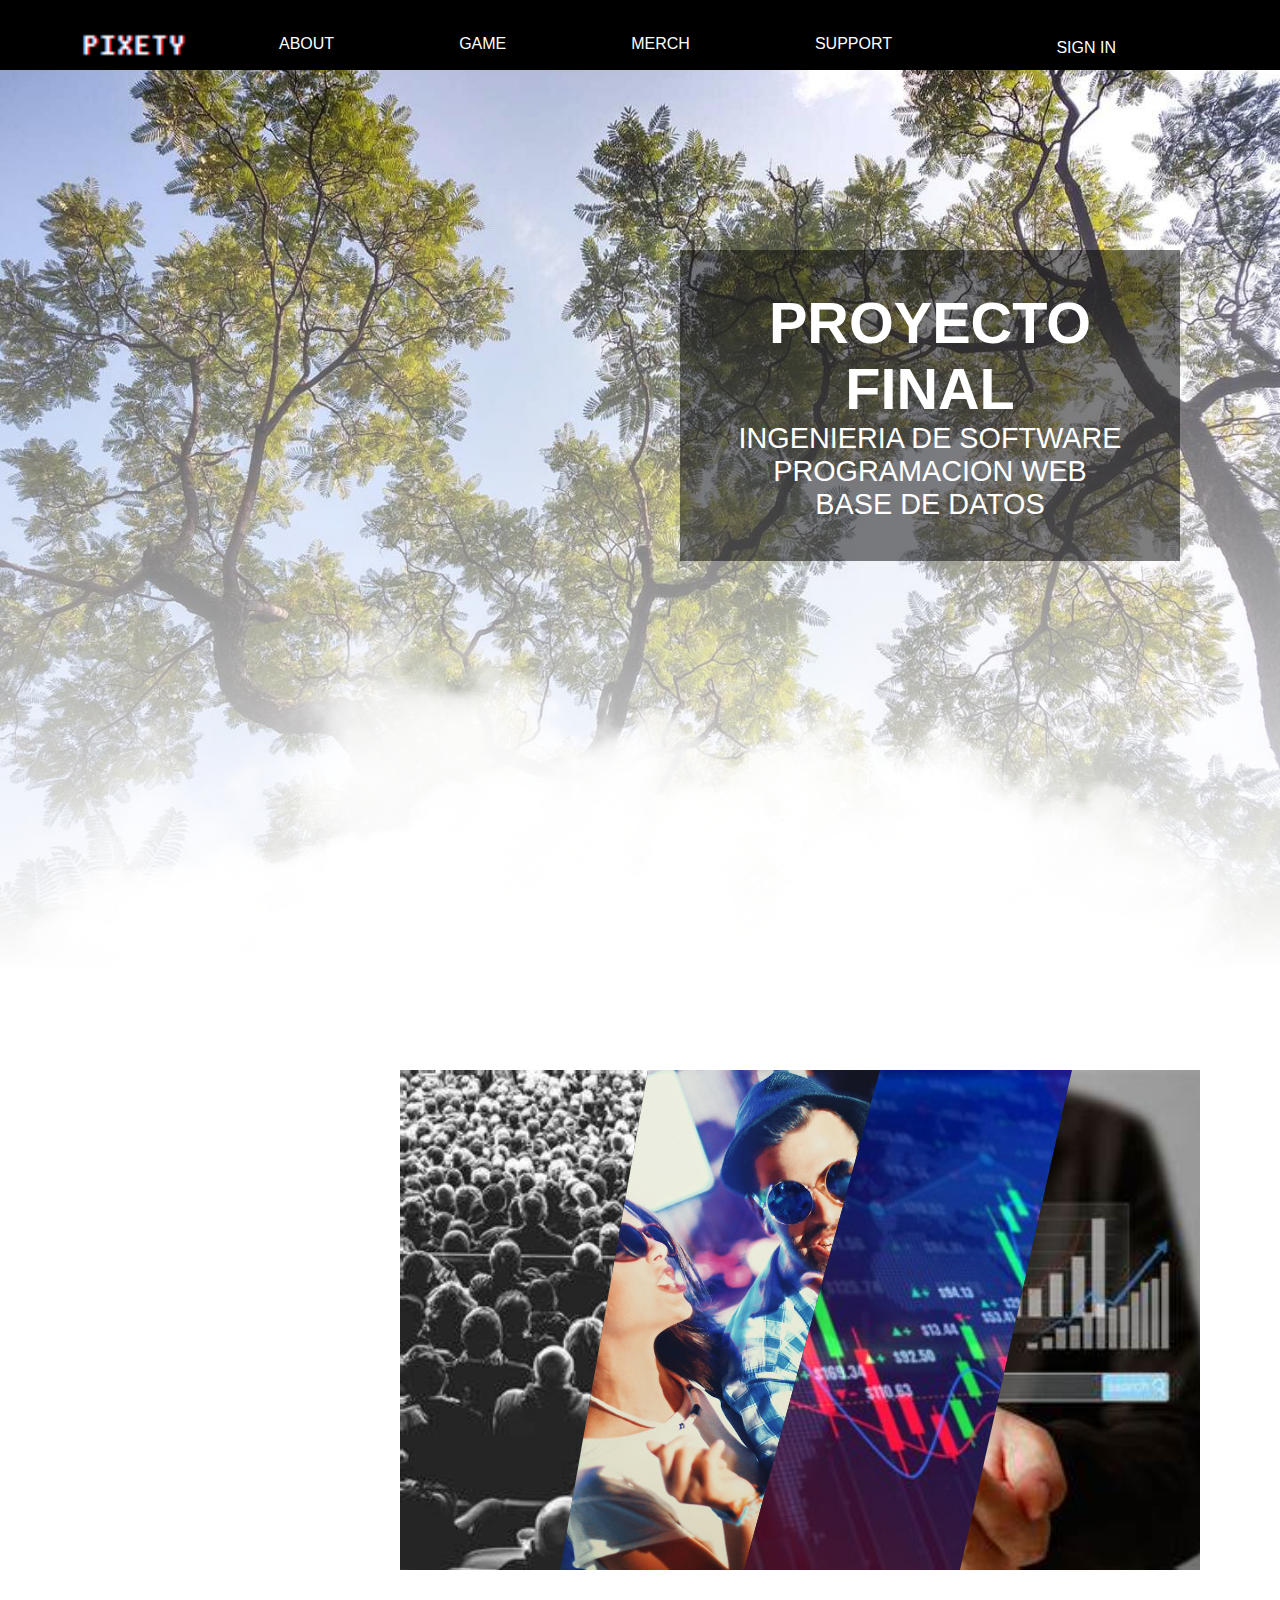
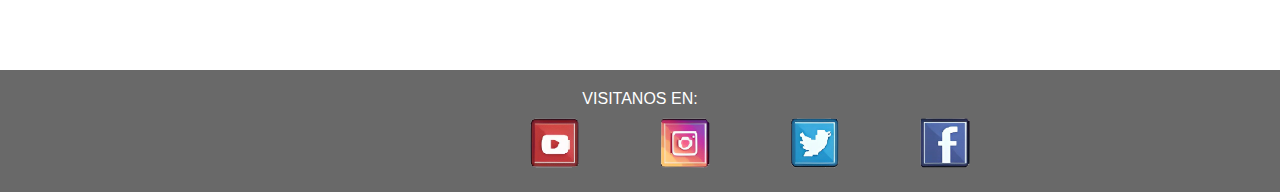
<file: PAGINA_KARA_A_KARA/index.html>
<!DOCTYPE html>
<html lang="en">
<head>
    <meta charset="UTF-8">
    <meta http-equiv="X-UA-Compatible" content="IE=edge">
    <meta name="viewport" content="width=device-width, initial-scale=1.0">
    <title>PIXETY</title>
    <link rel="stylesheet" type="text/css" href="css/estilo.css">
</head>
<body>
    <header>
        <nav>
            <ul>
                <li>
                    <a href="index.html"><img id="posicion" src="image/bottons/logo.png"></a>
                </li>
                <li>
                    <a href="About.html" class="link">ABOUT</a>
                </li>
                <li>
                    <a href="juego.html" class="link">GAME</a>
                </li>
                <li>
                    <a href="mercancia.html" class="link">MERCH</a>
                </li>
                <li>
                    <a href="soporte.html" class="link">SUPPORT</a>
                </li>
            </ul>
            <ul>
                <li>
                    <a href="iniciar_sesion.html" class="link">SIGN IN</a>
                </li>
            </ul>
        </nav>
    </header>
    <section id="bannet">
        <h1>PROYECTO FINAL</h1>
        <p>
            INGENIERIA DE SOFTWARE                        
        </p>
        <p>
            PROGRAMACION WEB
        </p>
        <p>
            BASE DE DATOS
        </p>
    </section>
    <div class="banner">
        <div class="clouds">
            <img src="image/clouds/cloud1.png" style="--i:1;">
            <img src="image/clouds/cloud2.png" style="--i:2;">
            <img src="image/clouds/cloud3.png" style="--i:3;">
            <img src="image/clouds/cloud4.png" style="--i:4;">
        </div>
    </div>
    <div class="container">
        <div class="clip clip1">
            <div class="content">
                <h2>OBJETIVO</h2>
                <p>Impulsar a la realización de actividades con amigos y familiares como una alternativa de entretenimiento saludable, además de regresar interés al medio del karaoke en el proceso.</p>
            </div>
        </div>
        <div class="clip clip2">
            <div class="content">
                <h2>MISIÓN</h2>
                <p>Definir y atraer al publico a una forma de entretenimiento familiar con un giro que atraiga, a la vez de ofrecer un sistema de calidad intuitivo y fácil de usar.</p>
            </div>
        </div>
        <div class="clip clip3">
            <div class="content">
                <h2>VISION</h2>
                <p>Servir como un medio de entretenimiento atractivo que vuelva a generar un interés en el medio de “KARAOKE” e impulsar a ser una alternativa cómoda y fácil para pasar el rato.</p>
            </div>
        </div>
        <div class="clip clip4">
            <div class="content">
                <h2>VALORES</h2>
                <p>- CALIDAD</p>
                <p>- PASIÓN</p>
                <P>- ACCESIBILIDAD</P>
                <P>- INNOVACIÓN</P>
            </div>
        </div>
    </div>
    <footer>
        <p>VISITANOS EN:</p>
        <ul class="order">
            <li>
                <a href="https://www.youtube.com/channel/UCPOrtpPYbOKyUILK1zpVfYA"><img src="image/youtube.png"></a>
            </li>
            <li>
                <a href="https://www.instagram.com/danielalejandro.espinodelfin/"><img src="image/instagram.png"></a>
            </li>
            <li>
                <a href="https://twitter.com/espino_delfin"><img src="image/twitter.png"></a>
            </li>
            <li>
                <a href="https://www.facebook.com/danielalejandro.espinodelfin"><img src="image/facebook.png"></a></li>
        </ul>
    </footer>
</body>
</html>
</file>
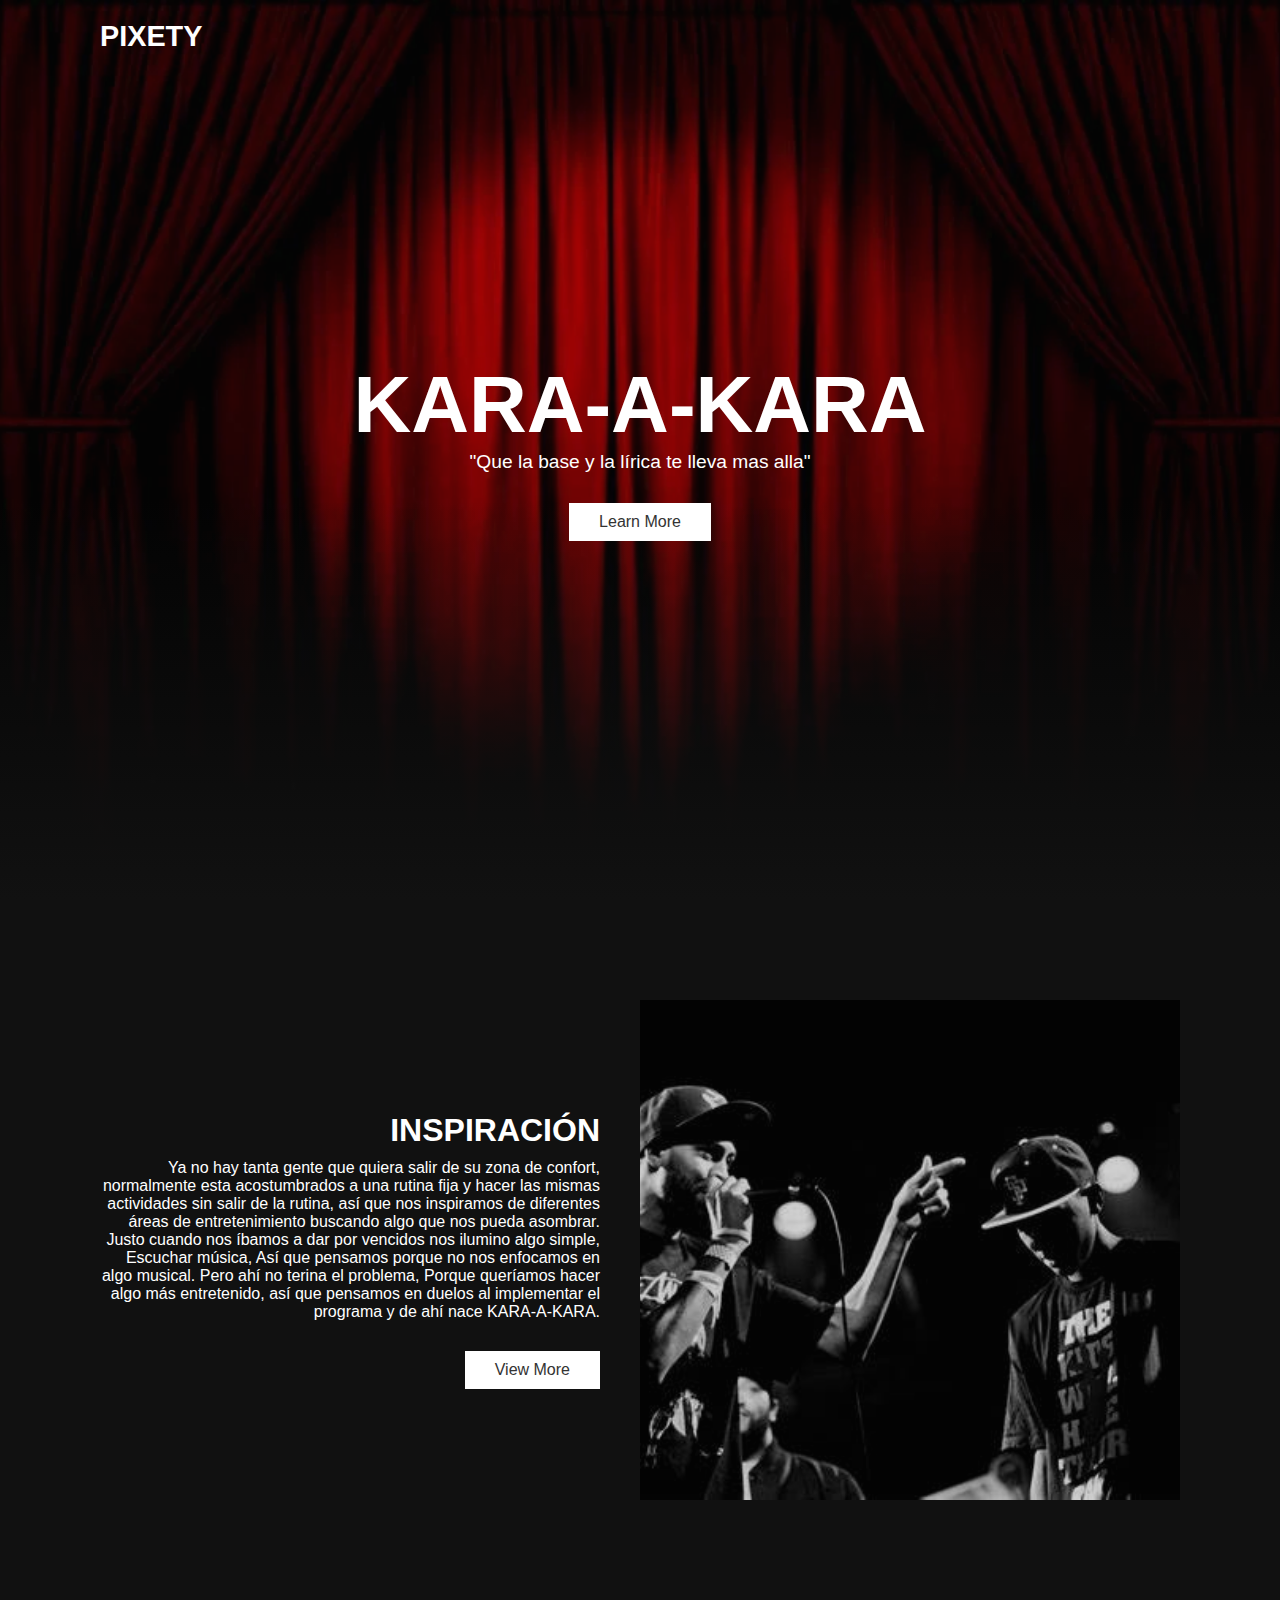
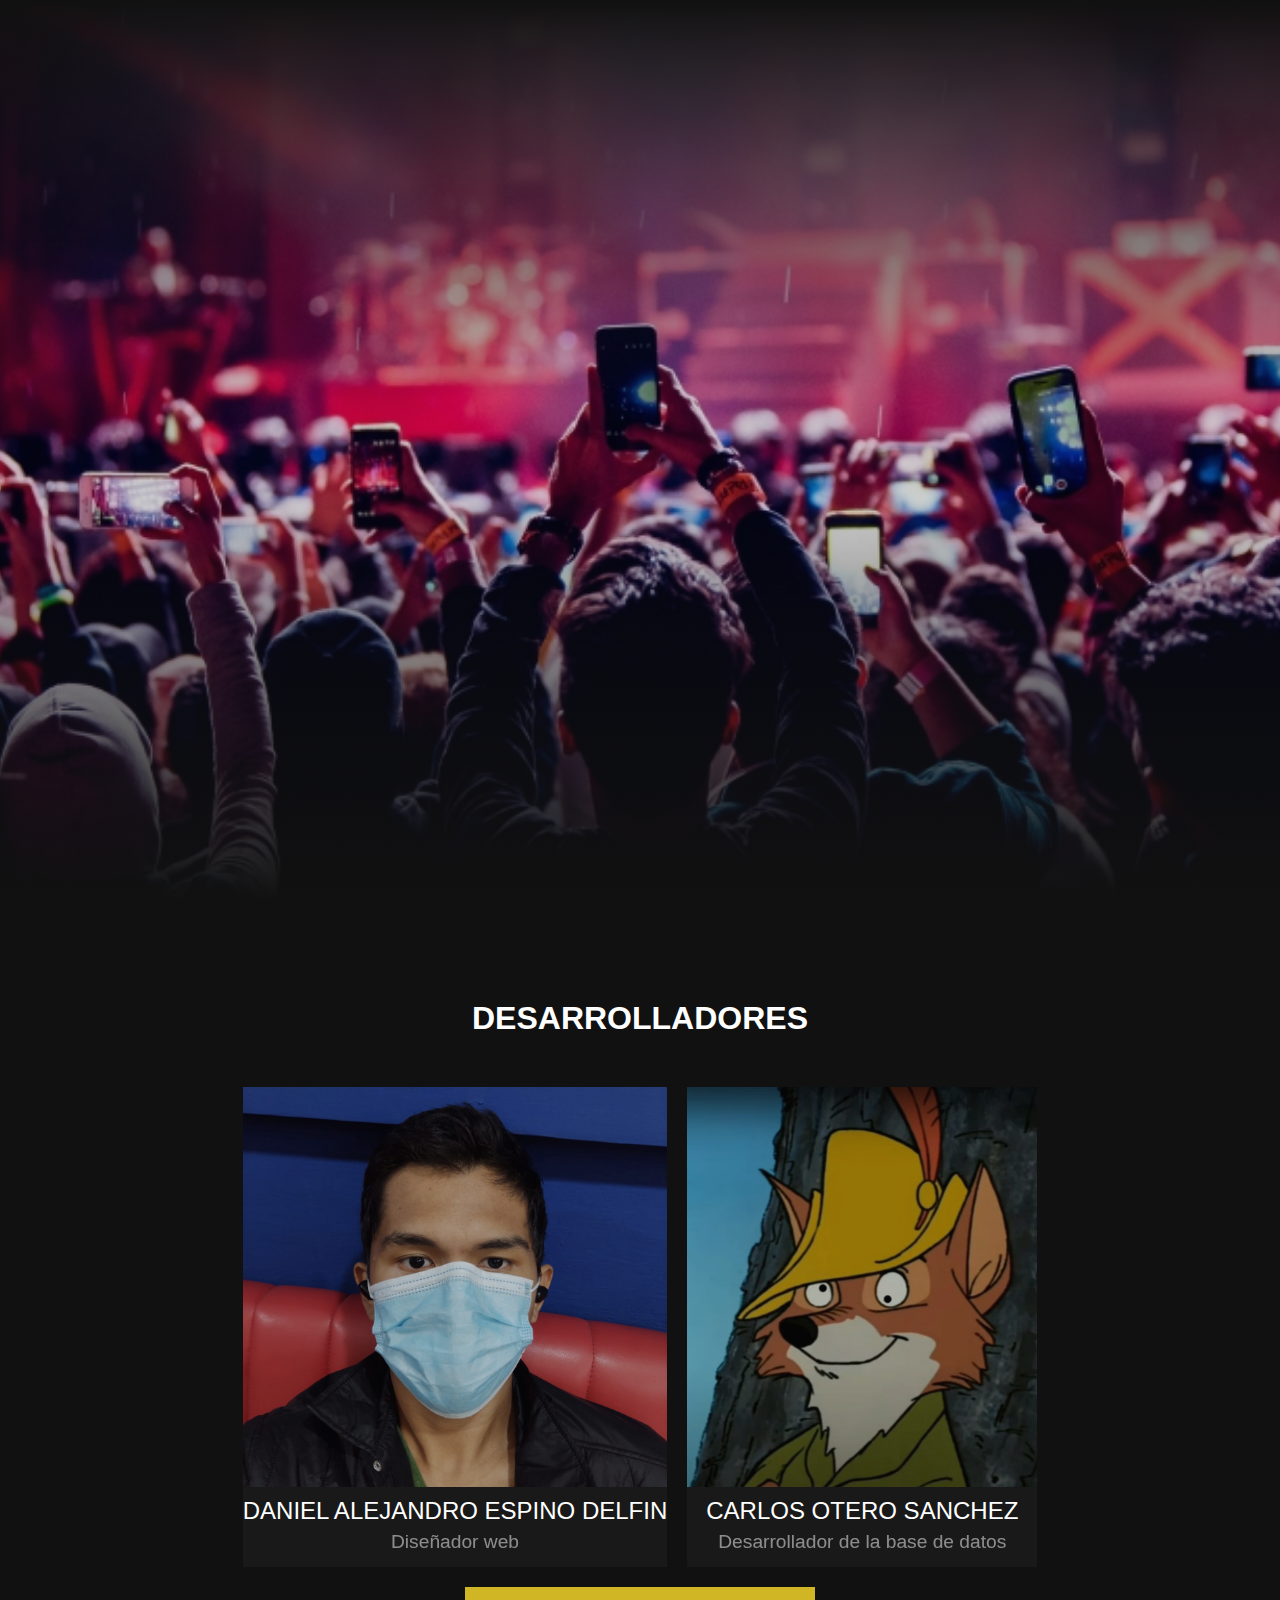
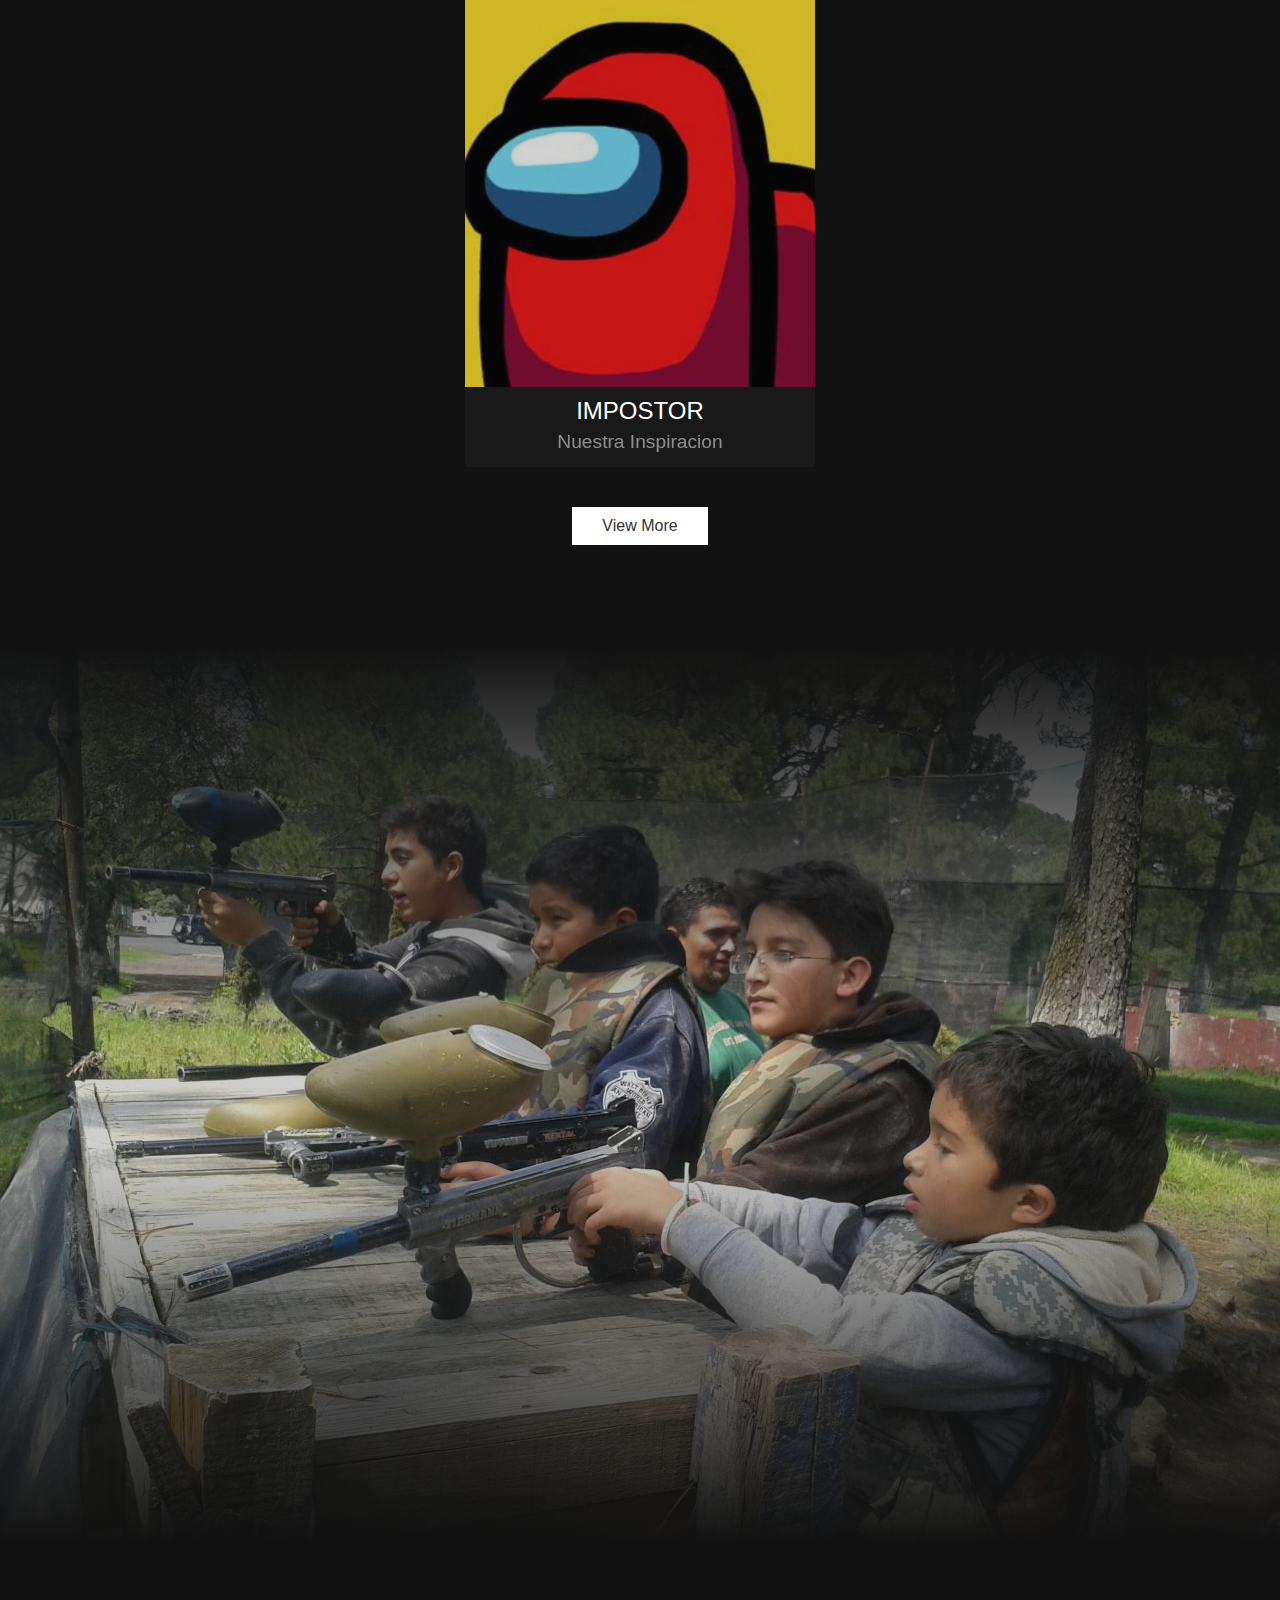
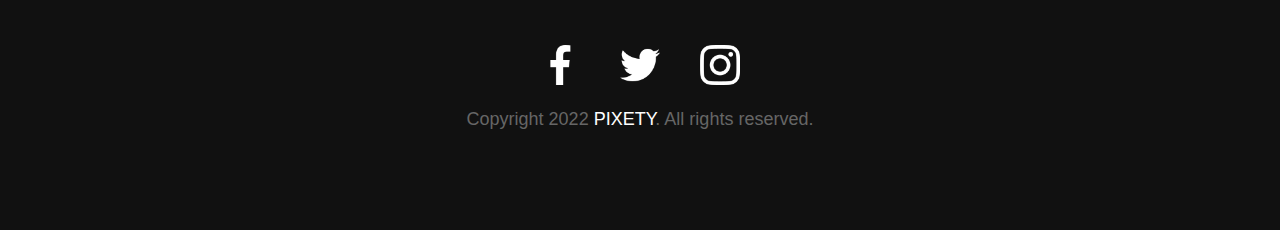
<file: PAGINA_KARA_A_KARA/About.html>
<!DOCTYPE html>
<html lang="en">
<head>
    <meta charset="UTF-8">
    <meta http-equiv="X-UA-Compatible" content="IE=edge">
    <meta name="viewport" content="width=device-width, initial-scale=1.0">
    <title>PIXETY CORPS</title>
    <link rel="stylesheet" type="text/css" href="css/estilo_about.css">
</head>
<body>
    <section class="header">
        <a href="index.html" class="logo"><h2>PIXETY</h2></a>
        <div class="toggle"></div>
    </section>
    <section class="banner">
        <img src="image/About_images/banner.jpg" class="fitBg">
        <div class="content">
            <h2>KARA-A-KARA</h2>
            <p>"Que la base y la lírica te lleva mas alla"</p>
            <a href="#about" class="btn">Learn More</a>
        </div>
    </section>

    <section class="about" id="about">
        <div class="contentBx">
            <h2 class="titleText">INSPIRACIÓN</h2>
            <p class="text">Ya no hay tanta gente que quiera salir de su zona de confort, normalmente esta acostumbrados a una rutina fija y hacer las mismas actividades sin salir de la rutina, así que nos inspiramos de diferentes áreas de entretenimiento buscando algo que nos pueda asombrar.
<br>Justo cuando nos íbamos a dar por vencidos nos ilumino algo simple, Escuchar música, Así que pensamos porque no nos enfocamos en algo musical. Pero ahí no terina el problema, Porque queríamos hacer algo más entretenido, así que pensamos en duelos al implementar el programa y de ahí nace KARA-A-KARA.
            </p>
            <a href="#destination" class="btn">View More</a>
        </div>
        <div class="imgBx">
            <img src="image/About_images/img1 (1).jpg" class="fitBg">
        </div>
    </section>

    <section class="banner2">
        <img src="image/About_images/banner2.jpg"class="fitBg">
    </section>

    <section class="destination" id="destination">
        <div class="conetnt">
            <h2 class="titleText">DESARROLLADORES</h2>
        </div>
        <div class="destinationList">
            <div class="box">
                <div class="imgBx">
                    <img src="image/About_images/destination1.jpg" class="fitBg">
                </div>
                <div class="content">
                    <h2>DANIEL ALEJANDRO ESPINO DELFIN<br><span>Diseñador web</span></span></h2>
                </div>
            </div>
            <div class="box">
                <div class="imgBx">
                    <img src="image/About_images/destination2.jpg" class="fitBg">
                </div>
                <div class="content">
                    <h2>CARLOS OTERO SANCHEZ<br><span>Desarrollador de la base de datos</span></span></h2>
                </div>
            </div>
            <div class="box">
                <div class="imgBx">
                    <img src="image/About_images/destination3.jpg" class="fitBg">
                </div>
                <div class="content">
                    <h2>IMPOSTOR<br><span>Nuestra Inspiracion</span></span></h2>
                </div>
            </div>
        </div>
        <a href="#" class="btn">View More</a>
    </section>

    <section class="banner3">
        <img src="image/About_images/banner3.jpg" class="fitBg">
    </section>
    <section class="footer">
        <ul class="sci">
            <li><a href="#"><img src="image/About_images/facebook.png"></a></li>
            <li><a href="#"><img src="image/About_images/twitter.png"></a></li>
            <li><a href="#"><img src="image/About_images/instagram.png"></a></li>
        </ul>
        <h4 class="copyrightText">Copyright 2022 <a href="#">PIXETY</a>. All rights reserved.</h4>
    </section>
</body>
</html>
</file>
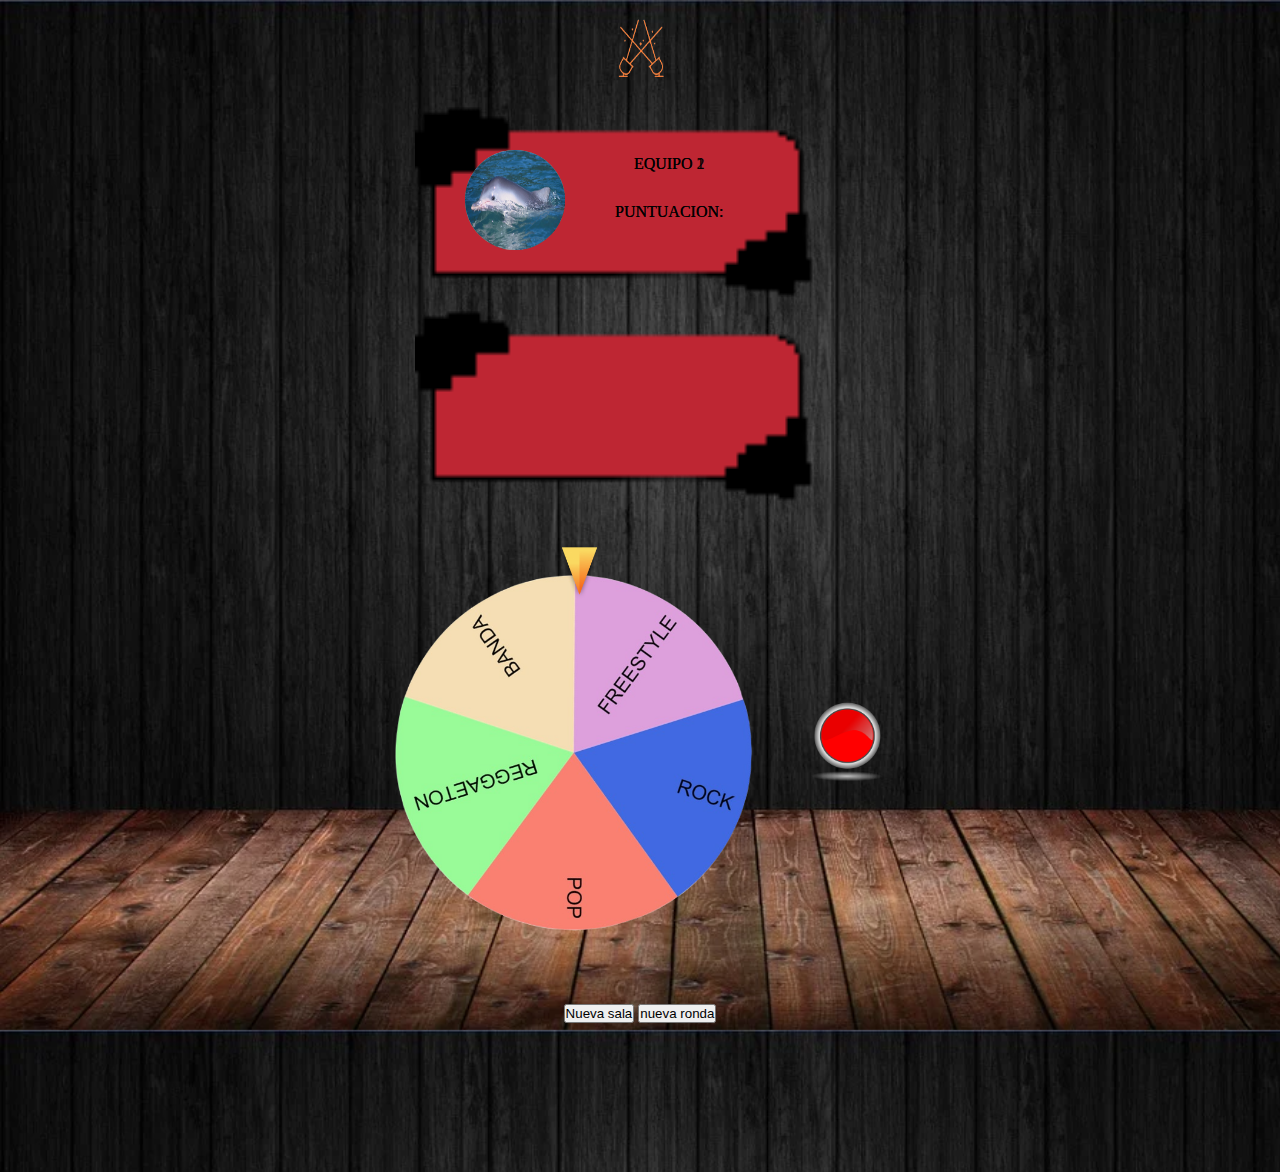
<file: PAGINA_KARA_A_KARA/juego.html>
<!DOCTYPE html>
<html lang="en">
<head>
    <meta charset="UTF-8">
    <meta http-equiv="X-UA-Compatible" content="IE=edge">
    <meta name="viewport" content="width=device-width, initial-scale=1.0">
    <title>KARA-A-KARA</title>
    <link rel="stylesheet" href="css/estilos_game.css">
    <style>
        #numSala{
            font-size: 50px;
        }
    </style>
    <script>
         function generaSala(){
         
          
          let r = new XMLHttpRequest();
          r.open("GET","php/user.php?gR=0");
          //console.log(r);
          r.onreadystatechange = function(){
              console.log( this.readyState  );
              if(this.readyState == 4 && this.status == 200){
                let datos = JSON.parse( this.responseText );
                  console.log(datos);
                  document.getElementById("numSala").innerHTML= datos[0].IdSala;
                
                /*  if(datos[0].iniciado == "1"){
                  window.location.href = "votar.html";
                }else{
                  alert("Datos de acceso incorreco");
                }
                */
              }
          }
          r.send();


        }
    </script>
</head>
<body>
    <div id="division">
        <img id="prueba" src="image/bottons/LOGO_PRUEBA.jpg">
    </div>

    <div class="espacio">
        <div class="separacion">
            <img class="Tamaño" src="image/bottons/FONDO_JUGADOR_PRUEBA.png">
            <div>
                <img class="Perfil" src="image/FOTO_PERFIL_1.jpg">
                <div class="Informacion">
                    EQUIPO 1
                    <div class="space"> 
                        PUNTUACION: 
                    </div>
                </div>
            </div>
        </div>
        <div class="separacion">
            <img class="Tamaño" src="image/bottons/FONDO_JUGADOR_PRUEBA.png">
            <div>
                <img class="Perfil" src="image/FOTO_PERFIL_2.jpg">
                <div class="Informacion">
                    EQUIPO 2
                    <div class="space">
                        PUNTUACION: 
                    </div>
                </div>
            </div>
        </div>
        </div>
    </div>
    <div id="app">
        <img id="estilo3" src="image/RULETA_ITEMS/puntero.png">
        <img id="estilo1" src="image/RULETA_ITEMS/ruleta.png">
        <img id="estilo2" src="image/RULETA_ITEMS/BUTTON.jpg">
    </div>
    <p>
        <button onclick="generaSala();">Nueva sala</button>
        <span id="numSala"></span>
        <button>nueva ronda</button>
    </p>
    <div id="dvDatos"></div>
    <div id="dvVideo"></div>
<script src="js/ruleta.js"></script>
</body>
</html>
</file>
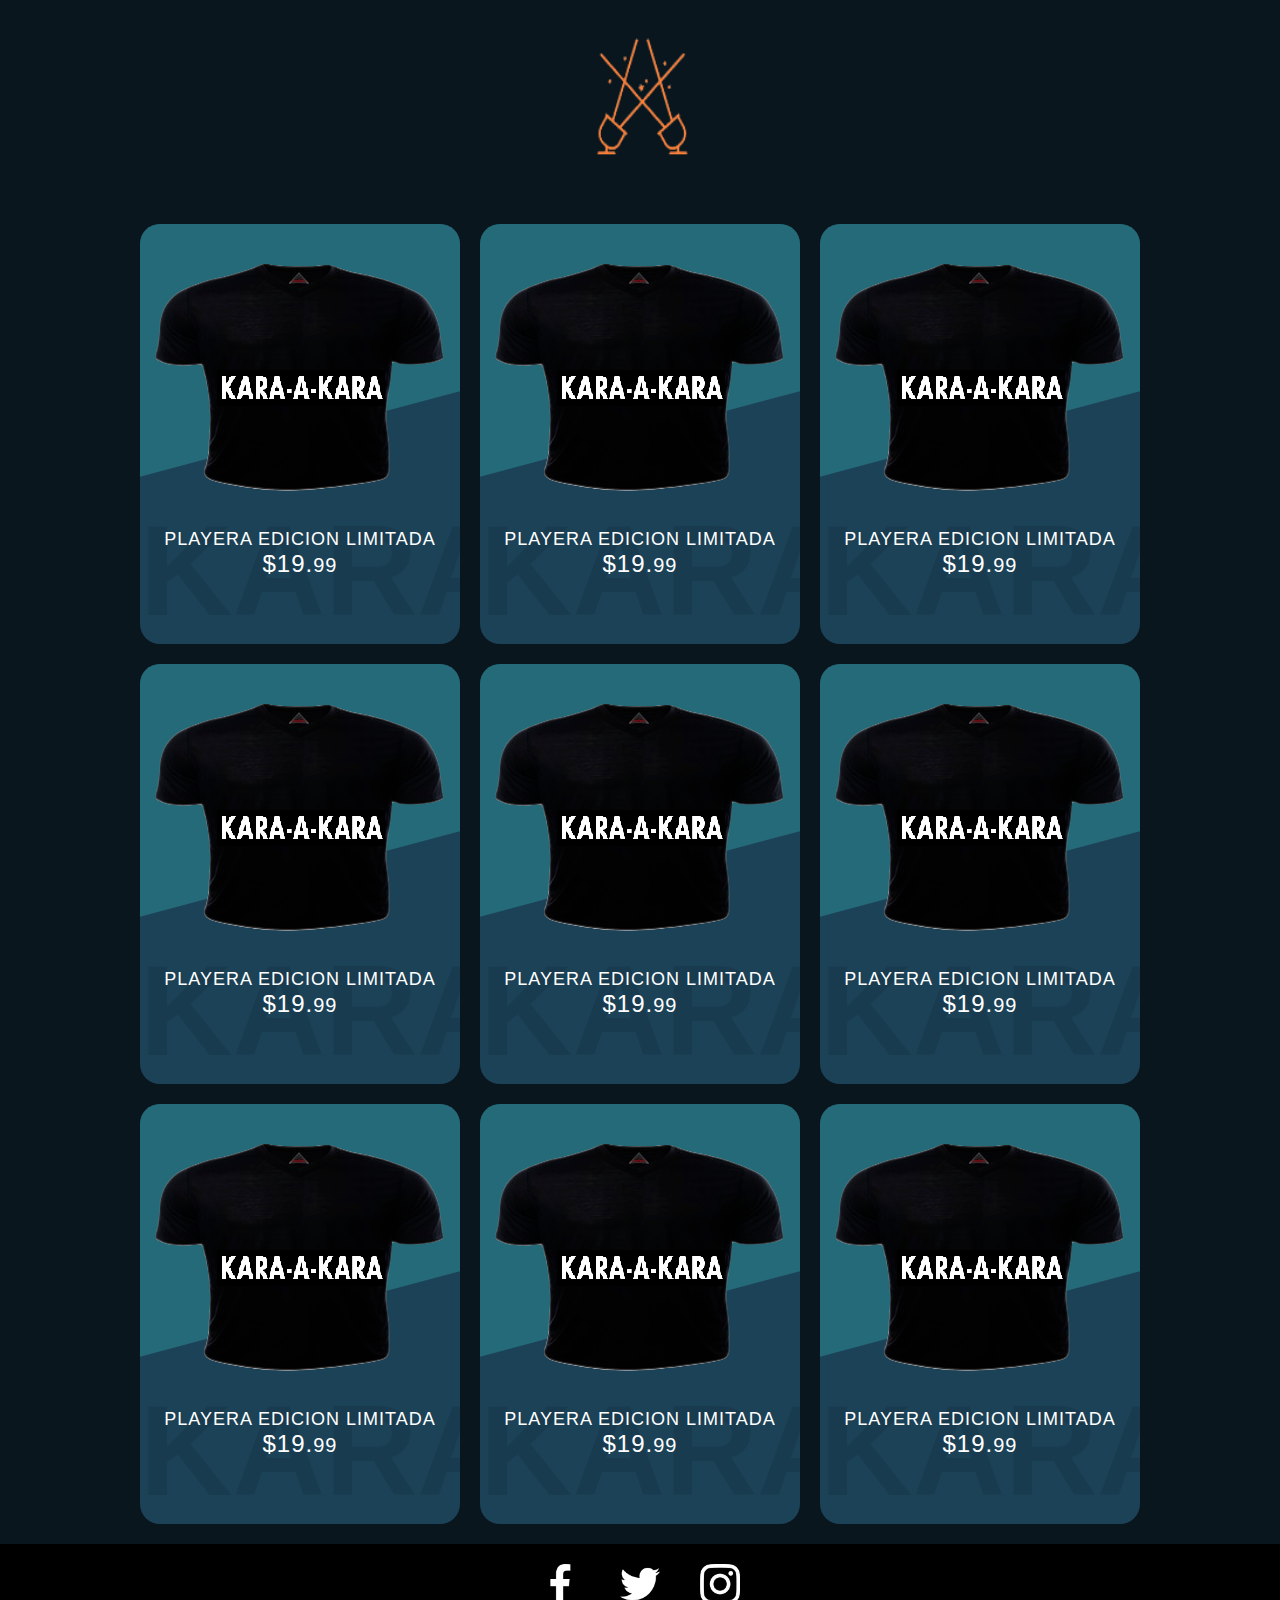
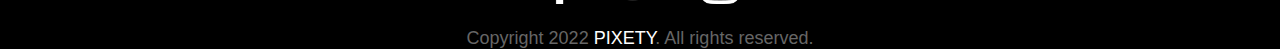
<file: PAGINA_KARA_A_KARA/mercancia.html>
<!DOCTYPE html>
<html lang="en">
<head>
    <meta charset="UTF-8">
    <link rel="stylesheet" href="css/estilo_merc.css">
    <title>Merch</title>
</head>
<body>
    <div id="division">
        <a href="index.html"><img id="prueba" src="image/bottons/LOGO_PRUEBA.jpg"></a>
    </div>
        <table>
            <tr>
                <th>
                    <div class="card">
                        <div class="imgBx">
                            <img src="image/merch/playera.png">
                        </div>
                        <div class="contentBx">
                            <h3>PLAYERA EDICION LIMITADA</h3>
                            <h2 class="price">$19.<small>99</small></h2>
                            <a href="prox.html" class="buy">Buy now</a>
                        </div>
                    </div>
                </th>
                <th>
                    <div class="card">
                        <div class="imgBx">
                            <img src="image/merch/playera.png">
                        </div>
                        <div class="contentBx">
                            <h3>PLAYERA EDICION LIMITADA</h3>
                            <h2 class="price">$19.<small>99</small></h2>
                            <a href="prox.html" class="buy">Buy now</a>
                        </div>
                    </div>
                </th>
                <th>
                    <div class="card">
                        <div class="imgBx">
                            <img src="image/merch/playera.png">
                        </div>
                        <div class="contentBx">
                            <h3>PLAYERA EDICION LIMITADA</h3>
                            <h2 class="price">$19.<small>99</small></h2>
                            <a href="prox.html" class="buy">Buy now</a>
                        </div>
                    </div>
                </th>
            </tr>
            <tr>
                <th>
                    <div class="card">
                        <div class="imgBx">
                            <img src="image/merch/playera.png">
                        </div>
                        <div class="contentBx">
                            <h3>PLAYERA EDICION LIMITADA</h3>
                            <h2 class="price">$19.<small>99</small></h2>
                            <a href="prox.html" class="buy">Buy now</a>
                        </div>
                    </div>  
                </th>
                <th>
                    <div class="card">
                        <div class="imgBx">
                            <img src="image/merch/playera.png">
                        </div>
                        <div class="contentBx">
                            <h3>PLAYERA EDICION LIMITADA</h3>
                            <h2 class="price">$19.<small>99</small></h2>
                            <a href="prox.html" class="buy">Buy now</a>
                        </div>
                    </div>
                </th>
                <th>
                    <div class="card">
                        <div class="imgBx">
                            <img src="image/merch/playera.png">
                        </div>
                        <div class="contentBx">
                            <h3>PLAYERA EDICION LIMITADA</h3>
                            <h2 class="price">$19.<small>99</small></h2>
                            <a href="prox.html" class="buy">Buy now</a>
                        </div>
                    </div>
                </th>
            </tr>
            <tr>
                <th>
                    <div class="card">
                        <div class="imgBx">
                            <img src="image/merch/playera.png">
                        </div>
                        <div class="contentBx">
                            <h3>PLAYERA EDICION LIMITADA</h3>
                            <h2 class="price">$19.<small>99</small></h2>
                            <a href="prox.html" class="buy">Buy now</a>
                        </div>
                    </div>
                </th>
                <th>
                    <div class="card">
                        <div class="imgBx">
                            <img src="image/merch/playera.png">
                        </div>
                        <div class="contentBx">
                            <h3>PLAYERA EDICION LIMITADA</h3>
                            <h2 class="price">$19.<small>99</small></h2>
                            <a href="prox.html" class="buy">Buy now</a>
                        </div>
                    </div>
                </th>
                <th>
                    <div class="card">
                        <div class="imgBx">
                            <img src="image/merch/playera.png">
                        </div>
                        <div class="contentBx">
                            <h3>PLAYERA EDICION LIMITADA</h3>
                            <h2 class="price">$19.<small>99</small></h2>
                            <a href="prox.html" class="buy">Buy now</a>
                        </div>
                    </div>
                </th>
            </tr>
        </table>
        <section class="footer">
            <ul class="sci">
                <li><a href="#"><img src="image/About_images/facebook.png"></a></li>
                <li><a href="#"><img src="image/About_images/twitter.png"></a></li>
                <li><a href="#"><img src="image/About_images/instagram.png"></a></li>
            </ul>
            <h4 class="copyrightText">Copyright 2022 <a href="index.html">PIXETY</a>. All rights reserved.</h4>
        </section>
</body>
</html>
</file>
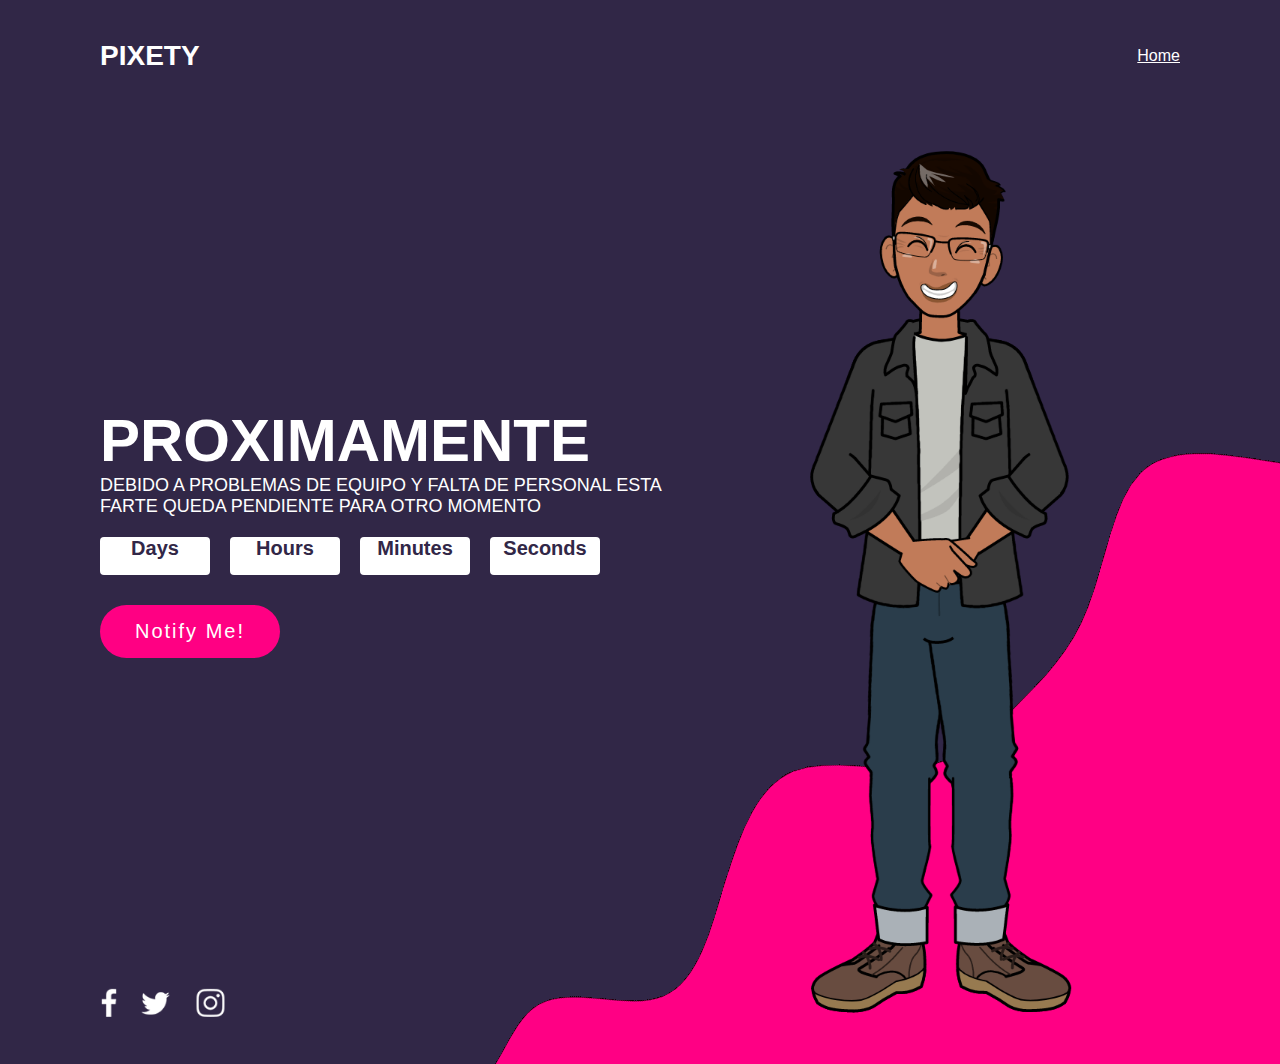
<file: PAGINA_KARA_A_KARA/prox.html>
<!DOCTYPE html>
<html lang="en">
<head>
    <meta charset="UTF-8">
    <meta http-equiv="X-UA-Compatible" content="IE=edge">
    <meta name="viewport" content="width=device-width, initial-scale=1.0">
    <title>proximamente</title>
    <link rel="stylesheet" href="css/estilo_prox.css">
</head>
<body>
    <header>
        <a href="index.html" class="logo">PIXETY</a>
        <nav>
            <ul>
                <li>
                    <a href="index.html">Home</a>
                </li>
            </ul>
        </nav>
    </header>
    <section>
        <img src="image/PROX_IMG/curve.png"class="wave">
        <div class="contentBx">
            <h2>PROXIMAMENTE</h2>
            <p>DEBIDO A PROBLEMAS DE EQUIPO Y FALTA DE PERSONAL ESTA FARTE QUEDA PENDIENTE PARA OTRO MOMENTO</p>
            <div class="countdown">
                <div class="time"><div id="day"></div><span>Days</span></div>
                <div class="time"><div id="hour"></div><span>Hours</span></div>
                <div class="time"><div id="minute"></div><span>Minutes</span></div>
                <div class="time"><div id="second"></div><span>Seconds</span></div>
            </div>
            <a href="#" onclick="toggle();">Notify Me!</a>
        </div>
        <div class="imgBx">
            <img src="image/PROX_IMG/YO_MERO.png">
        </div>
        <ul class="sci">
            <li><a href="#"><img src="image/PROX_IMG/facebook.png"></a></li>
            <li><a href="#"><img src="image/PROX_IMG/twitter.png"></a></li>
            <li><a href="#"><img src="image/PROX_IMG/instagram.png"></a></li>
        </ul>
    </section>
    <div class="newsletter">
        <h2>MANTENTE AL TANTO</h2>
        <p>Quedate pendiente de la proxima version</p>
        <div class="inputBox">
            <form>
                <input type="email" name="" required="" placeholder="Email Address">
                <input type="submit" value="Submit">
            </form>
        </div>
        <img src="image/PROX_IMG/close.png" class="close" onclick="toggle();">
    </div>
    <script type="text/javascript">
        
        function toggle(){
            var newsletter = document.querySelector('.newsletter');
            newsletter.classList.toggle('active')
        }





        var countDate = new Date('July 4, 2022 11:30:00').getTime();

        function newYear(){
            var now = new Date().getTime();
            gap = countDate - now;

            var second = 1000;
            var minute = second * 60;
            var hour = minute * 60;
            var day = hour * 24;

            var d = Math.floor(gap/(day));
            var h = Math.floor((gap % (day))/(hour));
            var m = Math.floor((gap % (hour))/(minute));
            var s = Math.floor((gap % (minute)) / second);

            document.getElementById('day').innerText = d;
            document.getElementById('hour').innerText = h;
            document.getElementById('minute').innerText = m;
            document.getElementById('second').innerText = s;
        }
        setInterval(function(){
            newYear();
        },1000)
    </script>
</body>
</html>
</file>
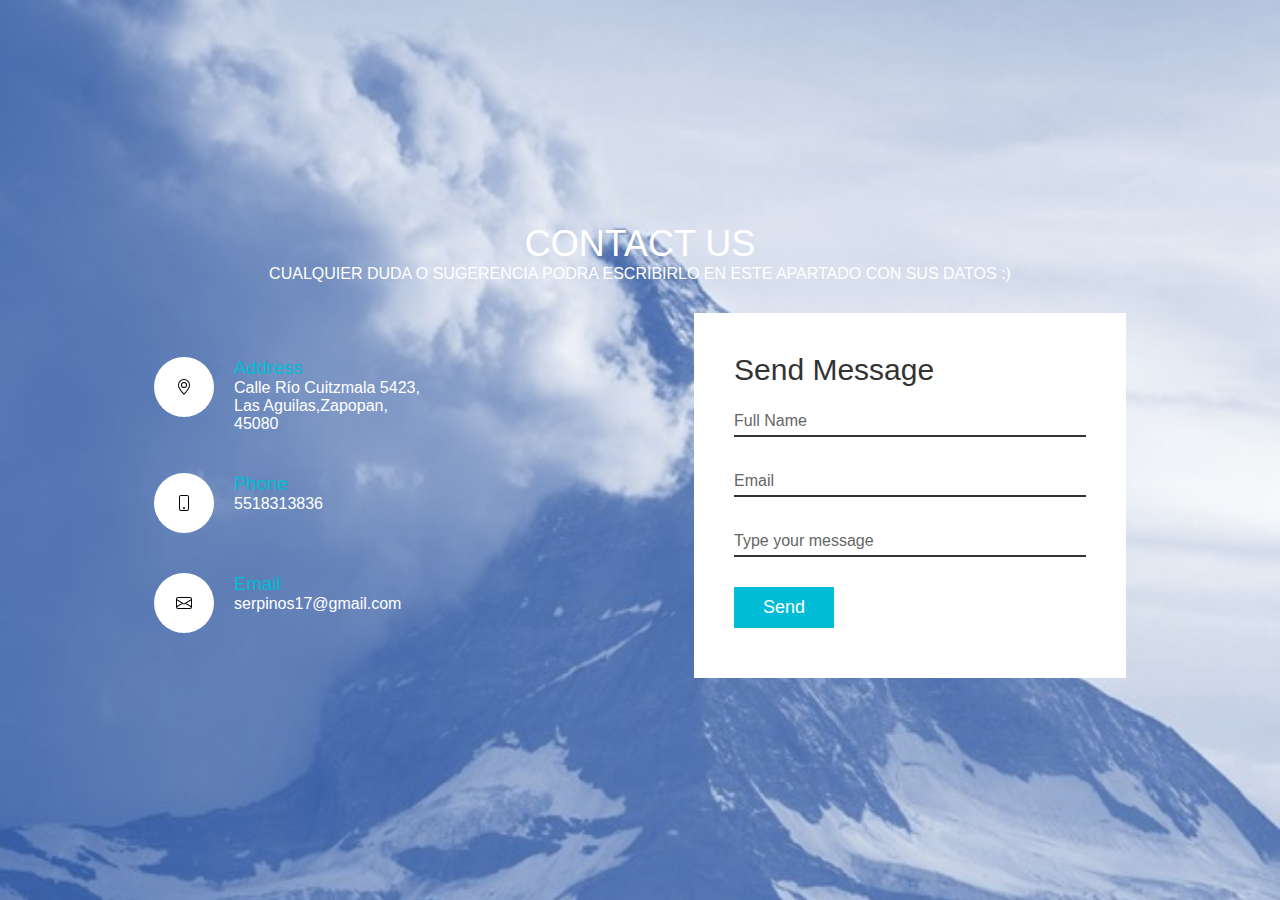
<file: PAGINA_KARA_A_KARA/soporte.html>
<!DOCTYPE html>
<html lang="en">
<head>
    <meta charset="UTF-8">
    <meta http-equiv="X-UA-Compatible" content="IE=edge">
    <meta name="viewport" content="width=device-width, initial-scale=1.0">
    <title>SOPORTE</title>
    <link rel="stylesheet" type="text/css" href="css/estilo_soporte.css">
</head>
<body>
    <section class="contact">
        <div class="content">
            <h2>CONTACT US</h2>
            <p>CUALQUIER DUDA O SUGERENCIA PODRA ESCRIBIRLO EN ESTE APARTADO CON SUS DATOS :)</p>
        </div>
        <div class="container">
            <div class="contactInfo">
                <div class="box">
                    <div class="icon">
                        <svg xmlns="http://www.w3.org/2000/svg" width="16" height="16" fill="currentColor" class="bi bi-geo-alt" viewBox="0 0 16 16">
                            <path d="M12.166 8.94c-.524 1.062-1.234 2.12-1.96 3.07A31.493 31.493 0 0 1 8 14.58a31.481 31.481 0 0 1-2.206-2.57c-.726-.95-1.436-2.008-1.96-3.07C3.304 7.867 3 6.862 3 6a5 5 0 0 1 10 0c0 .862-.305 1.867-.834 2.94zM8 16s6-5.686 6-10A6 6 0 0 0 2 6c0 4.314 6 10 6 10z"/>
                            <path d="M8 8a2 2 0 1 1 0-4 2 2 0 0 1 0 4zm0 1a3 3 0 1 0 0-6 3 3 0 0 0 0 6z"/>
                          </svg>
                    </div>
                    <div class="text">
                        <h3>Address</h3>
                        <p>Calle Río Cuitzmala 5423,<br>Las Aguilas,Zapopan,<br>45080</p>
                    </div>
                </div>
                <div class="box">
                    <div class="icon">
                        <svg xmlns="http://www.w3.org/2000/svg" width="16" height="16" fill="currentColor" class="bi bi-phone" viewBox="0 0 16 16">
                            <path d="M11 1a1 1 0 0 1 1 1v12a1 1 0 0 1-1 1H5a1 1 0 0 1-1-1V2a1 1 0 0 1 1-1h6zM5 0a2 2 0 0 0-2 2v12a2 2 0 0 0 2 2h6a2 2 0 0 0 2-2V2a2 2 0 0 0-2-2H5z"/>
                            <path d="M8 14a1 1 0 1 0 0-2 1 1 0 0 0 0 2z"/>
                          </svg>
                    </div>
                    <div class="text">
                        <h3>Phone</h3>
                        <p>5518313836</p>
                    </div>
                </div>
                <div class="box">
                    <div class="icon">
                        <svg xmlns="http://www.w3.org/2000/svg" width="16" height="16" fill="currentColor" class="bi bi-envelope" viewBox="0 0 16 16">
                            <path d="M0 4a2 2 0 0 1 2-2h12a2 2 0 0 1 2 2v8a2 2 0 0 1-2 2H2a2 2 0 0 1-2-2V4Zm2-1a1 1 0 0 0-1 1v.217l7 4.2 7-4.2V4a1 1 0 0 0-1-1H2Zm13 2.383-4.708 2.825L15 11.105V5.383Zm-.034 6.876-5.64-3.471L8 9.583l-1.326-.795-5.64 3.47A1 1 0 0 0 2 13h12a1 1 0 0 0 .966-.741ZM1 11.105l4.708-2.897L1 5.383v5.722Z"/>
                          </svg>
                    </div>
                    <div class="text">
                        <h3>Email</h3>
                        <p>serpinos17@gmail.com</p>
                    </div>
                </div>
            </div>
            <div class="contactForm">
                <form action="">
                    <h2>Send Message</h2>
                    <div class="inputBox">
                        <input type="text" name="" required="required">
                        <span>Full Name</span>
                    </div>
                    <div class="inputBox">
                        <input type="text" name="" required="required">
                        <span>Email</span>
                    </div>
                    <div class="inputBox">
                        <input type="text" name="" required="required">
                        <span>Type your message</span>
                    </div>
                    <div class="inputBox">
                        <input type="submit" name="" value="Send">
                    </div>
                </form>
            </div>
        </div>
    </section>
</body>
</html>
</file>
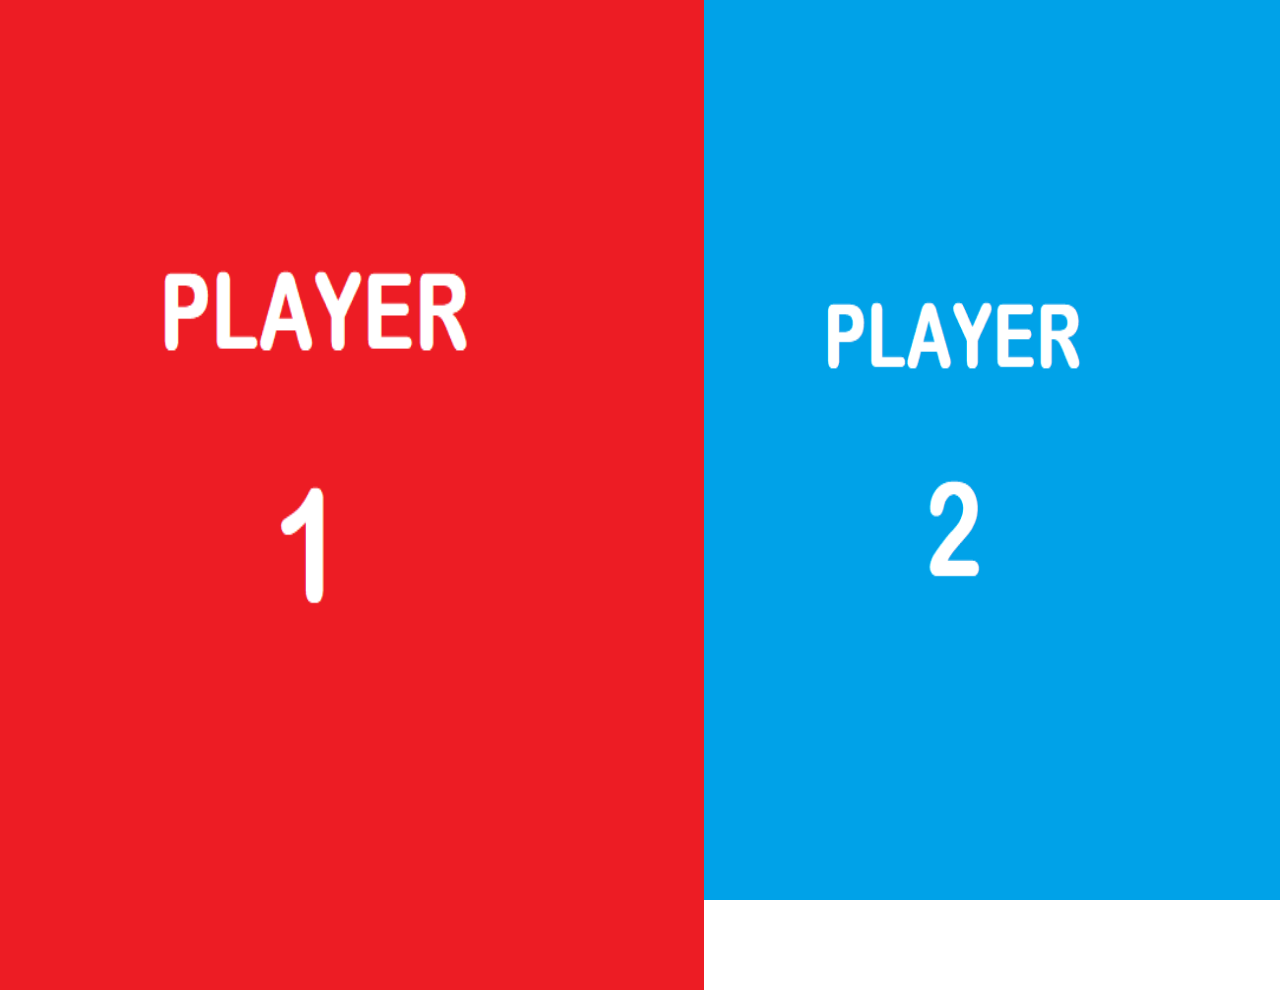
<file: PAGINA_KARA_A_KARA/votar.html>
<!DOCTYPE html>
<html lang="en">
<head>
    <meta charset="UTF-8">
    <title>VOTACION</title>
    <link rel="stylesheet" href="css/votantes_int.css">
</head>
<body>
    <section>
        <div class="jugar">
            <img src="image/player1.png">
        </div>
        <div class="jugar">
            <img src="image/player2.png">
        </div>
    </section>
</body>
</html>
</file>
<file: PAGINA_KARA_A_KARA/css/estilo.css>
*{
    margin: 0;
    padding: 0;
    box-sizing: border-box;
    font-family: 'Poppins',sans-serif;
}
header{
    background: black;
    background-size: cover;
    background-position: center center;
}
.banner
{
    position: relative;
    width: 100%;
    height: 100vh;
    background-image: linear-gradient(to top,rgb(255, 255, 255),transparent),url(../image/fondo_prueba.png);
    background-size: cover;
    background-position: bottom;
}
.banner .clouds{
    position: absolute;
    top: 0;
    left: 0;
    width: 100%;
    height: 100%;
    overflow: hidden;
}
.banner .clouds img{
    position: absolute;
    bottom: 0;
    max-width: 100%;
    animation: animate calc(8s*var(--i)) linear infinite;
}
@keyframes animate
{
    0%
    {
        transform: translateX(-100%);
    }
    100%
    {
        transform: translateX(100%);
    }
}
section
{
    position: relative;
    padding: 75px 100px;
}
section h2{
    font-size: 2.5em;
    margin-bottom: 20px; ;
}
#bannet{
    font-size: 1.8em;
    color: white;
    text-align: center;
    padding: 40px;
    width: 500px;
    position: absolute;
    z-index: 100;
    top: 250px;
    right: 100px;
    background-color: rgba(0, 0, 0, 0.5);
}
nav{
    display: flex;
    align-items: center;
    justify-content: space-between;
    padding: 0 5%;
}
nav ul{
    display: flex;
    list-style: none;
    padding: 0;
    margin: 0;
}
nav ul li > a{
    display: block;
    position: relative;
    padding: 20px 15px 10px 15px;
    text-decoration: none;
    color: white;
}
.link{
    padding-right: 100px;
    padding-top: 35px;
    padding-left: 25px;
}
#posicion{
    display:block;
    height: 40px;
    width:110px;
    padding-top: 10px;
    margin-right: 50px;
}
nav ul li .link::before{
    content: '';
    position: absolute;
    display: block;
    left: 0;
    bottom: 0;
    width: 100px;
    height: 2px;
    transform: scaleX(0);
    transition: transform 0.3s ease;
    background-color: white;
}
nav ul li .link:hover::before{
    transform: scaleX(1);
}
#posicion{
    display:block;
    height: 40px;
    width:110px;
    padding-top: 10px;
    margin-right: 50px;
}
*{
    margin: 0;
    padding: 0;
    box-sizing: border-box;
    font-family: 'Quicksand',sans-serif;
}
.container{
    position: relative;
    width: 800px;
    height: 500px;
    background:#222;
    margin-left: 400px;
    margin-top: 100px;
    margin-bottom: 100px;
}
.container .clip{
    position: absolute;
    top: 0;
    left: 0;
    width: 100%;
    height: 100%;
    transition: 0.5s;
}
.container .clip.clip1{
    background: url(../image/slider/img1.jpg);
    background-size: cover;
    clip-path: polygon(0 0, 31% 0, 20% 100%, 0 100%);
}
.container .clip.clip2{
    background: url(../image/slider/img2.jpg);
    background-size: cover;
    clip-path: polygon(31% 0, 60% 0, 43% 100%, 20% 100%);
}
.container .clip.clip3{
    background: url(../image/slider/img3.jpg);
    background-size: cover;
    clip-path: polygon(60% 0, 84% 0, 70% 100%, 43% 100%);
}
.container .clip.clip4{
    background: url(../image/slider/img4.jpg);
    background-size: cover;
    clip-path: polygon(84% 0, 100% 0, 100% 100%, 70% 100%);
}
.container:hover .clip
{
    clip-path: polygon(100% 0,100% 0,100% 100%,100% 100%);
}
.container .clip:hover{
    clip-path: polygon(0 0,100% 0,100% 100%,0 100%);
}
.content{
    position: absolute;
    bottom: 0;
    left: 0;
    width: 70%;
    padding: 20px;
    background: #fff;
    opacity: 0;
    transition: 0.5s;
}
.container .clip:hover .content{
    bottom: 0;
    opacity: 1;
}
footer{
    background-color: #696969;
    text-align: center;
    padding-top: 20px;
    padding-bottom: 20px;
    color: white;
}
.order{
    display: flex;
    align-items: center;
    list-style: none;
    margin-left: 450px;
    padding-top: 10px;
}
.order li a img{
    width: 50px;
    height: 50px;
    margin-left: 80px;
}
</file>
<file: PAGINA_KARA_A_KARA/css/estilo_about.css>
*{
    margin: 0;
    padding: 0;
    box-sizing: border-box;
    font-family: 'Poppins',sans-serif;
    scroll-behavior: smooth;
}
body{
    background: #111;
}
section{
    position: relative;
    padding: 100px;
}
.header{
    position: absolute;
    top: 0;
    left: 0;
    z-index: 1;
    display: flex;
    justify-content: space-between;
    width: 100%;
    padding-top: 20px;
    padding-bottom: 20px;
}
.header .logo{
    color: #fff;
    text-decoration: none;
    font-size: 1.2em;
}
.header .toggle img{
    max-width: 40px;
    cursor: pointer;
}
.banner{
    position: relative;
    width: 100%;
    min-height: 100vh;
    display: flex;
    justify-content: center;
    align-items: center;
}
.banner::before{
    content: '';
    position: absolute;
    bottom: 0;
    left: 0;
    width: 100%;
    height: 400px;
    z-index: 1;
    background: linear-gradient(to top,#111,transparent);
}
.banner .content{
    position: relative;
    max-width: 900px;
    text-align: center;
    z-index: 1;
}
.banner .content h2{
    color: #fff;
    font-size: 5em;
}
.banner .content p{
    color: #fff;
    font-size: 1.2em;
}
.btn{
    position: relative;
    display: inline-block;
    margin-top: 30px;
    padding: 10px 30px;
    background: #fff;
    color: #333;
    text-decoration: none;
}
.fitBg{
    position: absolute;
    top:0;
    left: 0;
    width: 100%;
    height: 100%;
    object-fit: cover;
    opacity: 0.8;
}
.about{
    position: relative;
    width: 100%;
    display: flex;
    justify-content: center;
    align-items: center;
}
.about .contentBx{
    min-width: 50%;
    width: 50%;
    text-align: end;
    padding-right: 40px;
}
.titleText{
    font-weight: 600;
    color: #fff;
    font-size: 2em;
    margin-bottom: 10px;
}
.text{
    color: #fff;
    font-size: 1em;
}
.about .imgBx{
    position: relative;
    min-width: 50%;
    width: 50%;
    min-height: 500px;
}
.banner2,.banner3{
    position: relative;
    width: 100%;
    min-height: 100vh;
    display: flex;
    justify-content: center;
    align-items: center;
}
.banner2::before,.banner3::before{
    content: '';
    position: absolute;
    bottom: 0;
    left: 0;
    width: 100%;
    height: 400px;
    z-index: 1;
    background: linear-gradient(to top,#111,transparent);
}
.banner2::after,.banner3::after{
    content: '';
    position: absolute;
    top: 0;
    left: 0;
    width: 100%;
    height: 400px;
    z-index: 1;
    background: linear-gradient(to bottom,#111,transparent);
}
.destination{
    text-align: center;
}
.destination .conetnt{
    text-align: center;
}
.destination .destinationList{
    position: relative;
    display: flex;
    justify-content: center;
    align-items: center;
    flex-wrap: wrap;
    margin-top: 40px;
}
.destination .destinationList .box{
    position: relative;
    min-width:350px;
    height: 480px;
    background: #191919;
    transition: 0.5s;
    margin: 10px;
}
.destination .destinationList:hover .box{
    opacity: 0.2;
}
.destination .destinationList .box:hover{
    opacity: 1;
}
.destination .destinationList .box .imgBx{
    position: relative;
    width: 100%;
    height: 400px;
}
.destination .destinationList .box .content{
    width: 100%;
    height: 80px;
    display: flex;
    justify-content: center;
    align-items: center;
}
.destination .destinationList .box .content h2{
    color: #fff;
    font-weight: 500;
    line-height: 1.2em;
}
.destination .destinationList .box .content h2 span{
    font-size: 0.8em;
    font-weight: 300;
    opacity: 0.5;
}
.footer{
    display: flex;
    justify-content: center;
    align-items: center;
    flex-direction: column;
}
.footer .sci{
    position: relative;
    display: flex;
}
.footer .sci li{
    list-style: none;
}
.footer .sci li a{
    text-decoration: none;
    margin: 0 20px;
}
.footer .sci li a img{
    filter: invert(1);
    max-width: 40px;
}
.copyrightText{
    margin-top: 20px;
    color: #fff;
    font-size: 18px;
    font-weight: 300;
    color: #666;
    text-align: center;
}
.copyrightText a{
    color: #fff;
    text-decoration: none;
}

@media (max-width: 767px)
{
    section{
        padding: 40px;
    }
    .banner .content h2{
        font-size: 2.5em;
    }
    .banner .content p{
        font-size: 1em;
    }
    .about{
        flex-direction: column;
    }
    .about .contentBx, .about .imgBx{
        min-width: 100%;
        width: 100%;
        text-align: center;
        padding-right: 0px;
    }
    .about .imgBx{
        min-height: 250px;
    }
    .btn{
        margin-bottom: 30px;
    }
    .destination .destinationList .box{
        position: relative;
        max-width: 350px;
        min-width: initial;
        width: 350px;
        height: 400px;
    }
    .destination .destinationList .box .imgBx{
        height: 320px;
    }
    .footer .sci li a img{
        filter: invert(1);
        max-width: 30px;
    }
}
</file>
<file: PAGINA_KARA_A_KARA/css/estilos_game.css>
*{
    padding: 0;
    margin: 0;
}
/*BODY*/
body{
    background-image: url(../image/background/fondo.jpg);
    background-size: cover;
    text-align: center;
}
/*PRUEBA*/
#prueba{
  height: 100px;
  width: 100px;
  text-align: center;
}
.division{
  text-align: center;
}
/*JUEGO*/
.espacio{
  display: inline;
}
.separacion{
  display:inline-block;
  margin-left: 150px;
}
.Tamaño{
  height: 200px;
  width: 400px;
  margin-right: 200px;
}
/*FOOTER*/
footer{
    background-color: black;
    text-align: center;
    bottom: 0;
    position:sticky;
}
/*RULETA*/
#app {
    width: 600px;
    height: 600px;
    margin: 0 auto;
    position: relative;
    text-align: center;
    padding-top: 10px;
    margin-top: 50px;
    margin-bottom: -200px;
  }
  
  #estilo3 {
  position: absolute;
  width: 45px;
  left: 172px;
  top: -20px;
  z-index: 2;
  margin-left: 45px;
  }
  
  #estilo1 {
    width:60%;
    height: 60%;
  }
  
  #estilo2 {
    width: 80px;
    margin: 40px auto;
    cursor: pointer;
    z-index: 3;
    margin-bottom: 150px;
    margin-left: 50px;
  }
  
  #estilo2:hover {
    opacity: 0.8;
  }
  
  .blur {
    animation: blur 10s;
  }
  
  @keyframes blur {
    0% {
      filter: blur(1.5px);
    }
    80% {
      filter: blur(1.5px);
    }
    100% {
      filter: blur(0px);
    }
  }
  /*DATOS USUARIO*/
  .Perfil{
    width: 100px;
    height: 100px;
    position: absolute;
    top: 150px;
    margin-left: -250px;
    border-radius: 50px;
  }
  .Informacion{
    position: absolute;
    text-align: center;
    top: 150px;
    margin-left: 200px;
    padding-top:5px;
  }
  .space{
    margin-top: 30px;
  }
</file>
<file: PAGINA_KARA_A_KARA/css/estilo_merc.css>
table{
    border-spacing: 20px;
}
*{
    margin: 0;
    padding: 0;
    font-family: 'Poppins',sans-serif;
}
body{
    justify-content: center;
    align-items: center;
    min-height: 100vh;
    background-color: #09161d;
}
table{
    margin: 0 auto;
}
#prueba{
    height: 200px;
    width: 200px;
    text-align: center;
  }
#division{ 
    text-align: center;
}
.card{
    position: relative;
    width: 320px;
    height: 420px;
    background:#1c4258;
    border-radius: 20px;
    overflow: hidden;
}
.card::before{
    content: '';
    position: absolute;
    top: -50%;
    left: 0%;
    width: 100%;
    height: 100%;
    background: #256a79;
    transform: skewY(345deg);
    transition: 0.5s;
}
.card:hover::before{
    top: -70%;
    transform: skewY(390deg);
}
.card::after{
    content: 'KARA';
    position: absolute;
    bottom: 0;
    left: 0;
    font-weight: 600;
    font-size: 8em;
    color: rgba(0, 0, 0, 0.1);
}
.card .imgBx{
    position: relative;
    width: 100%;
    display: flex;
    justify-content: center;
    align-items: center;
    padding-top: 20px;
    z-index: 1;
}
.card .imgBx img{
    max-width: 250%;
    transition: 0.5s;
}
.card:hover .imgBx img{
    max-width: 125%;
}
.card .contentBx{
    position: relative;
    padding: 20px;
    display: flex;
    justify-content: center;
    align-items: center;
    flex-direction: column;
    z-index: 1;
}
.card .contentBx h3{
    font-size: 18px;
    color: #fff;
    font-weight: 500;
    text-transform: uppercase;
    letter-spacing: 1px;
}
.card .contentBx .price{
    font-size: 24px;
    color: #fff;
    font-weight: 500;
    letter-spacing: 1px;
}
.card .contentBx .buy{
    position: relative;
    top: 200px;
    opacity: 0;
    padding: 10px 30px;
    margin-top: 15px;
    color: #fff;
    text-decoration: none;
    background: #2196f3;
    border-radius: 30px;
    text-transform: uppercase;
    letter-spacing: 1px;
    transition: 0.5s;
}
.card:hover .contentBx .buy{
    top: 0;
    opacity: 1;
}
.footer{
    display: flex;
    justify-content: center;
    align-items: center;
    flex-direction: column;
    background: black;
    padding-top: 20px;
}
.footer .sci{
    position: relative;
    display: flex;
}
.footer .sci li{
    list-style: none;
}
.footer .sci li a{
    text-decoration: none;
    margin: 0 20px;
}
.footer .sci li a img{
    filter: invert(1);
    max-width: 40px;
}
.copyrightText{
    margin-top: 20px;
    color: #fff;
    font-size: 18px;
    font-weight: 300;
    color: #666;
    text-align: center;
}
.copyrightText a{
    color: #fff;
    text-decoration: none;
}
</file>
<file: PAGINA_KARA_A_KARA/css/estilo_prox.css>
*{
    font-family: 'Poppins',sans-serif;
    margin: 0;
    padding: 0;
    box-sizing: border-box;
}
body{
    background:#312747;
}
header{
    position: absolute;
    top: 0;
    left: 0;
    width: 100%;
    padding: 40px 100px;
    display: flex;
    justify-content: space-between;
    align-items: center;
    z-index: 10;
}
header .logo{
    position: relative;
    color: #fff;
    font-size: 28px;
    text-decoration: none;
    font-weight: 600;
}
header nav{
    position: relative;
}
header nav ul{
    position: relative;
    display: flex;
}
header nav ul li{
    list-style: none;
}
header nav ul li a{
    color: #fff;
}
header nav ul li a:hover{
    color: #ff0083;
}
section{
    position: relative;
    display: flex;
    justify-content: space-between;
    align-items: center;
    min-height: 100vh;
    padding: 0 100px;
}
section .contentBx{
    position: relative;
    max-width: 600px;
    z-index: 1000;
}
section .contentBx h2{
    font-size: 60px;
    color: #fff;
    text-transform: uppercase;
}
section .contentBx p{
    font-size: 18px;
    color: #fff;
}
section .contentBx .countdown{
    display: flex;
    margin: 20px 0;
}
section .contentBx .countdown .time{
    display: flex;
    justify-content: center;
    align-items: center;
    flex-direction: column;
    background: #fff;
    margin-right: 20px;
    font-size: 48px;
    min-width: 110px;
    font-weight: 700;
    padding: 10px 5px 15px;
    border-radius: 4px;
    color: #ff0083;
}
section .contentBx .countdown .time span{
    margin-top: -10px;
    font-size: 20px;
    font-weight: 600;
    color: #312747;
}
section .contentBx a{
    position: relative;
    margin-top: 10px;
    display: inline-block;
    background: #ff0083;
    color: #fff;
    font-size: 20px;
    letter-spacing: 2px;
    padding: 15px 35px;
    text-decoration: none;
    border-radius: 40px;
}
section .imgBx img{
    position: relative;
    max-width: 500px;
    width: 100%;
    margin-top: 100px;
    z-index: 2;
}
.wave{
    position: absolute;
    bottom: 0;
    right: 0;
    z-index: 1;
    pointer-events: none;
}
section .sci{
    position: absolute;
    bottom: 40px;
    left: 100px;
    z-index: 1000;
    display: flex;
    justify-content: center;
    align-items: center;
    filter: invert(1);
}
section .sci li{
    
    list-style: none;
}
section .sci li a{
    display: block;
    margin-right: 20px;
    transform: scale(0.8);
}
.newsletter{
    position: fixed;
    top: 50%;
    left: 50%;
    transform: translate(-50%,-50%);
    width: 600px;
    padding: 60px;
    background: #fff;
    z-index: 10000;
    box-shadow: 0 0 0 100vh rgba(49, 39, 71, 0.95);
    visibility: hidden;
    opacity: 0;
    transition: 0.5s;
}
.newsletter.active{
    visibility: visible;
    opacity: 1;
}
.newsletter h2{
    font-size: 20px;
    color: #312747;
}
.newsletter p{
    font-size: 20px;
    color: #312747;
}
.newsletter .inputBox{
    margin-top: 20px;
}
.newsletter .inputBox input{
    padding: 10px;
    outline: none;
    width: 300px;
    font-size: 18px;
    border: 1px solid #999;
}
.newsletter .inputBox input[type="submit"]{
    padding: 10px;
    outline: none;
    width: 140px;
    color: #fff;
    background: #ff0083;
    border: 1px solid #ff0083;
    letter-spacing: 2px;
    box-sizing: border-box;
    cursor: pointer;
}
.newsletter .close{
    position: absolute;
    top: 20px;
    right: 20px;
    width: 40px;
    height: 40px;
    cursor: pointer;
}

@media (max-width: 991px){
    section{
        flex-direction: column;
        padding-top: 150px;
        height: auto;
    }
    section .contentBx{
        max-width: 100%;
    }
    section .imgBx img{
        margin-top: 0;
    }
}
@media (max-width: 767px){
    header{
        padding: 20px 50px;
    }
    section{
        flex-direction: column;
        padding: 150px 20px 50px;
        height: auto;
    }
    section .contentBx h2{
        font-size: 40px;
    }
    section .contentBx p{
        font-size: 16px;
    }
    section .contentBx .countdown .time{
        font-size: 30px;
        min-width: 70px;
        margin-right: 5px;
    }
    section .contentBx .countdown .time span{
        font-size: 14px;
    }
    section .contentBx a{
        position: relative;
        margin-top: 10px;
        display: inline-block;
        background: #fff;
        color: #ff0083;
        font-size: 16px;
        letter-spacing: 2px;
        padding: 10px 25px;
        text-decoration: none;
        border-radius: 40px;
    }
    section .sci{
        left: 50px;
    }
    .newsletter{
        width: 90%;
        padding: 30px;
    }
    .newsletter .inputBox input{
        margin-top: 10px;
        width: 100%;
    }
    .newsletter h2{
        font-size: 36px;
        color: #312747;
    }
}
</file>
<file: PAGINA_KARA_A_KARA/css/estilo_soporte.css>
*{
    margin: 0;
    padding: 0;
    box-sizing: border-box;
    font-family: 'Poppins',sans-serif;
}
.contact{
    position: relative;
    min-height: 100vh;
    padding: 50px 100px;
    display: flex;
    justify-content: center;
    align-items: center;
    flex-direction: column;
    background-image: url(../image/fondo_prueba_2.0.jpg);
    background-size: cover;
}
.contact .content{
    max-width: 800px;
    text-align: center;
}
.contact .content h2{
    font-size: 36px;
    font-weight: 500;
    color: #fff;
}
.contact .content p{
    font-weight: 300;
    color: #fff;
}
.container{
    width: 100%;
    display: flex;
    justify-content: center;
    align-items: center;
    margin-top: 30px;
}
.container .contactInfo{
    width: 50%;
    display: flex;
    flex-direction: column;
}
.container .contactInfo .box{
    position: relative;
    padding: 20px 0;
    display: flex;
}
.container .contactInfo .box .icon{
    min-width: 60px;
    height: 60px;
    background: #fff;
    display: flex;
    justify-content: center;
    align-items: center;
    border-radius: 50%;
    font-size: 22px;
}
.container .contactInfo .box .text{
    display: flex;
    margin-left: 20px;
    font-size: 16px;
    color: #fff;
    flex-direction: column;
    font-weight: 300;
}
.container .contactInfo .box .text h3{
    font-weight: 500;
    color: #00bcd4;
}
.contactForm{
    width: 40%;
    padding: 40px;
    background: #fff;
}
.contactForm h2{
    font-size: 30px;
    color: #333;
    font-weight: 500;
}
.contactForm .inputBox{
    position: relative;
    width: 100%;
    margin-top: 10px;
}
.contactForm .inputBox input,.contactForm .inputBox textarea{
    width: 100%;
    padding: 5px 0;
    font-size: 16px;
    margin: 10px 0;
    border: none;
    border-bottom: 2px solid #333;
    outline: none;
    resize: none;
}
.contactForm .inputBox span{
    position: absolute;
    left: 0;
    padding: 5px 0;
    font-size: 16px;
    margin: 10px 0;
    pointer-events: none;
    transition: 0.5s;
    color: #666;
}
.contactForm .inputBox input:focus ~ span,.contactForm .inputBox input:valid ~ span,
.contactForm .inputBox textarea:focus ~ span,.contactForm .inputBox textarea:valid ~ span{
    color: #e91e63;
    font-size: 12px;
    transform: translateY(-20px);
}
.contactForm .inputBox input[type="submit"]{
    width: 100px;
    background: #00bcd4;
    color: #fff;
    border: none;
    cursor: pointer;
    padding: 10px;
    font-size: 18px;
}

@media (max-width: 991px){
    .contact{
        padding: 50px;
    }
    .container{
        flex-direction: column;
    }
    .container .contactInfo{
        margin-bottom: 40px;
    }
    .container .contactInfo{
        width: 100%;
    }
}
</file>
<file: PAGINA_KARA_A_KARA/css/votantes_int.css>
*{
    margin: 0;
    padding: 0;
    box-sizing: border-box;
}
section{
    position: absolute;
    width: 100%;
    height: 100vh;
    display: flex;
}
.jugar img{
    width: 100%;
    transition: all 300ms;
    position: relative;
    height: 100%;
}
.jugar img:hover{
    transform: scale(1.2);
    z-index: 1;
    cursor: pointer;
}
</file>
